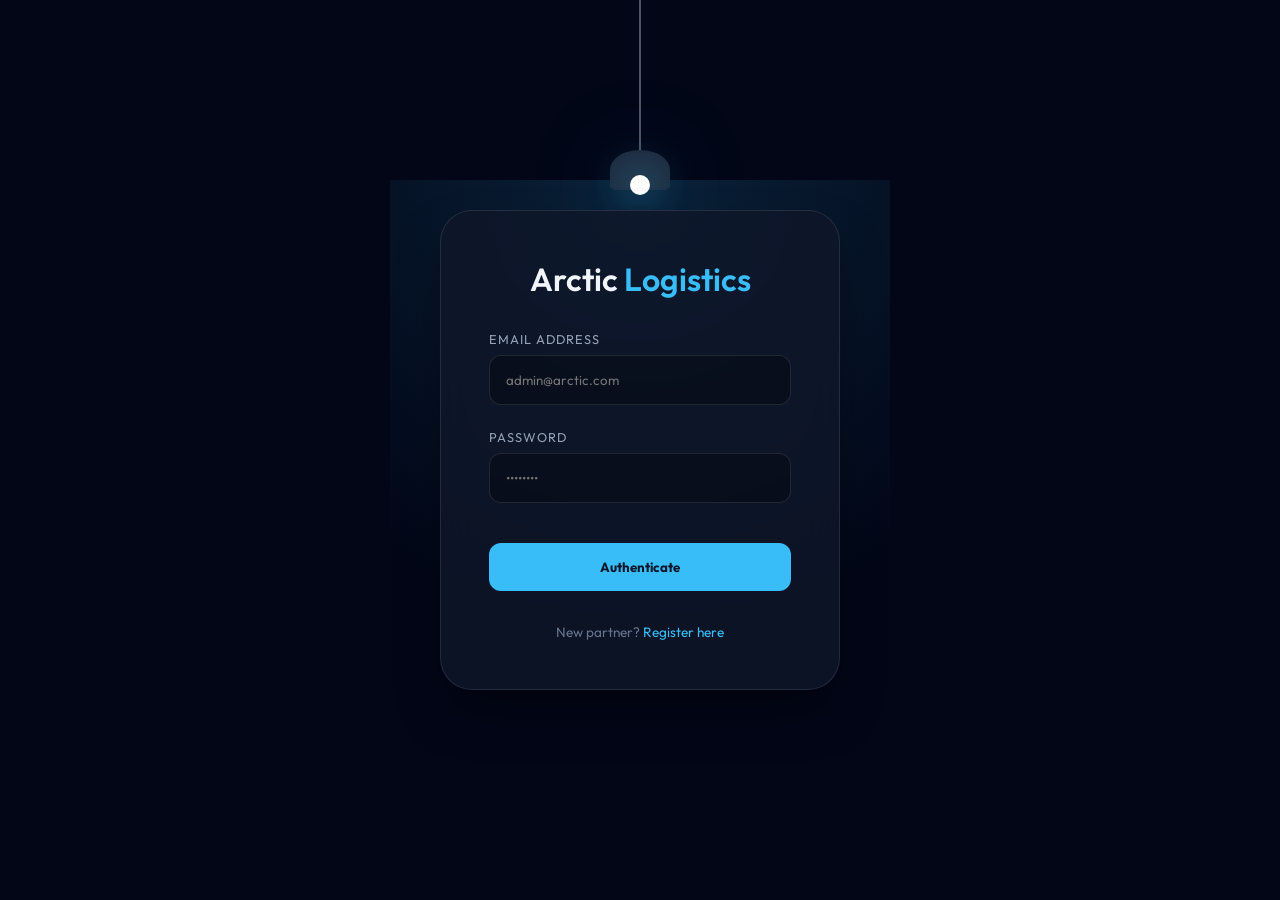
<file: frontend/admin.html>
<!DOCTYPE html>
<html lang="en">
<head>
    <meta charset="UTF-8">
    <meta name="viewport" content="width=device-width, initial-scale=1.0">
    <title>Admin Dashboard | Arctic Logistics</title>
    <link rel="stylesheet" href="style.css">
    <link href="https://fonts.googleapis.com/css2?family=Outfit:wght@300;400;600&display=swap" rel="stylesheet">
    <style>
        .admin-form {
            max-width: 600px;
            margin: 4rem auto;
            padding: 2rem;
            background: var(--frost);
            border: 1px solid var(--frost-border);
            border-radius: 24px;
            backdrop-filter: blur(20px);
        }
        .form-group {
            margin-bottom: 1.5rem;
        }
        .form-group label {
            display: block;
            margin-bottom: 0.5rem;
            color: var(--ice);
            font-size: 0.9rem;
        }
        .form-group input, .form-group textarea {
            width: 100%;
            background: rgba(0,0,0,0.3);
            border: 1px solid var(--frost-border);
            color: white;
            padding: 1rem;
            border-radius: 12px;
            outline: none;
        }
        .stock-grid {
            display: grid;
            grid-template-columns: 1fr 1fr;
            gap: 1rem;
        }
    </style>
</head>
<body>
    <nav>
        <div class="nav-left">
            <div class="logo">ARCTIC <span>ADMIN</span></div>
        </div>
        <div class="hamburger" onclick="toggleMenu()">
            <span></span>
            <span></span>
            <span></span>
        </div>
    </nav>

    <div class="nav-drawer">
        <!-- Injected by nav.js -->
    </div>

    <script src="nav.js"></script>

    <div class="admin-form">
        <h2 style="margin-bottom: 2rem;">Register New Product</h2>
        <form id="product-form">
            <div class="form-group">
                <label>Product Name</label>
                <input type="text" id="name" placeholder="e.g. Frozen Tiger Prawns" required>
            </div>
            <div class="form-group">
                <label>Price per KG ($)</label>
                <input type="number" id="price" step="0.01" placeholder="15.00" required>
            </div>
            <div class="form-group">
                <label>Description</label>
                <textarea id="desc" rows="3" placeholder="Brief description of the product..."></textarea>
            </div>
            <div class="form-group">
                <label>Target Logistics Hubs (Initial Stock)</label>
                <div style="display: grid; grid-template-columns: 1fr 1fr 1fr; gap: 1rem;">
                    <div>
                        <input type="number" id="stock-lagos" placeholder="Lagos KG">
                    </div>
                    <div>
                        <input type="number" id="stock-abuja" placeholder="Abuja KG">
                    </div>
                    <div>
                        <input type="number" id="stock-warri" placeholder="Warri KG">
                    </div>
                </div>
            </div>

            <div class="form-group">
                <label>Section / Category</label>
                <input type="text" id="category" list="category-list" placeholder="e.g. Sea Food, Poultry, Vegetables">
                <datalist id="category-list">
                    <option value="Sea Food">
                    <option value="Poultry">
                    <option value="Vegetables">
                    <option value="Beef & Steaks">
                </datalist>
            </div>

            <div class="form-group" style="display: flex; align-items: center; gap: 1rem;">
                <input type="checkbox" id="is-featured" style="width: auto;">
                <label style="margin-bottom: 0;">Highlight as Featured Product</label>
            </div>

            <div class="form-group">
                <label>Product Media</label>
                <div style="display: grid; grid-template-columns: 1fr 1fr; gap: 1rem;">
                    <div>
                        <input type="file" id="image-upload" accept="image/*" onchange="previewMedia('image')">
                        <p style="font-size: 0.7rem; margin-top: 0.5rem;">Upload Image</p>
                    </div>
                    <div>
                        <input type="file" id="video-upload" accept="video/*" onchange="previewMedia('video')">
                        <p style="font-size: 0.7rem; margin-top: 0.5rem;">Upload Video (Optional)</p>
                    </div>
                </div>
                <div id="media-preview" style="margin-top: 1rem; display: flex; gap: 1rem;"></div>
            </div>
            <button type="submit" class="add-btn" id="submit-btn">Deploy Media-Rich Product</button>
        </form>
    </div>

    <div class="admin-form" style="max-width: 900px;">
        <h2 style="margin-bottom: 2rem;">Manage <span>Inventory</span></h2>
        <div id="inventory-list" style="display: grid; gap: 1rem;">
            <!-- Inventory items loaded here -->
        </div>
    </div>

    <script src="auth.js"></script>
    <script src="nav.js"></script>
    <script>
        checkAuth('admin');

        let uploadedImage = "";
        let uploadedVideo = "";

        async function previewMedia(type) {
            const file = document.getElementById(`${type}-upload`).files[0];
            if (!file) return;

            const formData = new FormData();
            formData.append('file', file);

            const res = await fetch('http://localhost:8000/upload-media', {
                method: 'POST',
                headers: getAuthHeader(),
                body: formData
            });
            const data = await res.json();
            
            const preview = document.getElementById('media-preview');
            if (type === 'image') {
                uploadedImage = data.url;
                preview.innerHTML += `<img src="${data.url}" style="width: 100px; height: 100px; object-fit: cover; border-radius: 8px;">`;
            } else {
                uploadedVideo = data.url;
                preview.innerHTML += `<video src="${data.url}" style="width: 100px; height: 100px; object-fit: cover; border-radius: 8px;" muted autoplay loop></video>`;
            }
        }

        let editModeId = null;

        document.getElementById('product-form').addEventListener('submit', async (e) => {
            e.preventDefault();
            
            const data = {
                product: {
                    name: document.getElementById('name').value,
                    price_per_kg: parseFloat(document.getElementById('price').value),
                    description: document.getElementById('desc').value,
                    category: document.getElementById('category').value || "General",
                    image: uploadedImage || "placeholder.jpg",
                    video: uploadedVideo,
                    is_featured: document.getElementById('is-featured').checked
                },
                initial_stock: {
                    "Lagos": parseFloat(document.getElementById('stock-lagos').value || 0),
                    "Abuja": parseFloat(document.getElementById('stock-abuja').value || 0),
                    "Warri": parseFloat(document.getElementById('stock-warri').value || 0)
                }
            };

            try {
                const url = editModeId ? `http://localhost:8000/edit-product/${editModeId}` : 'http://localhost:8000/add-product';
                const response = await fetch(url, {
                    method: 'POST',
                    headers: { 
                        'Content-Type': 'application/json',
                        ...getAuthHeader()
                    },
                    body: JSON.stringify(data)
                });
                
                if (response.ok) {
                    alert(editModeId ? 'Product updated!' : 'Product deployed!');
                    location.reload();
                }
            } catch (err) {
                alert('Action failed.');
            }
        });

        async function loadInventory() {
            const res = await fetch('http://localhost:8000/products');
            const products = await res.json();
            const list = document.getElementById('inventory-list');
            list.innerHTML = products.map(p => `
                <div style="display: flex; justify-content: space-between; align-items: center; background: rgba(255,255,255,0.05); padding: 1rem; border-radius: 12px; border: 1px solid var(--frost-border);">
                    <div style="display: flex; gap: 1rem; align-items: center;">
                        <img src="${p.image.includes('/') ? p.image : 'assets/'+p.image}" style="width: 50px; height: 50px; object-fit: cover; border-radius: 8px;">
                        <div>
                            <h4 style="margin:0;">${p.name}</h4>
                            <p style="font-size: 0.7rem; color: var(--ice); margin:0;">${p.category} • ₦${p.price_per_kg}/kg</p>
                        </div>
                    </div>
                    <div style="display: flex; gap: 0.5rem;">
                        <button class="add-btn" style="padding: 0.4rem 0.8rem; font-size: 0.7rem;" onclick="startEdit(${JSON.stringify(p).replace(/"/g, '&quot;')})">Edit</button>
                        <button class="add-btn" style="padding: 0.4rem 0.8rem; font-size: 0.7rem; background: #ef4444;" onclick="deleteProduct(${p.id})">Delete</button>
                    </div>
                </div>
            `).join('');
        }

        function startEdit(p) {
            editModeId = p.id;
            document.getElementById('name').value = p.name;
            document.getElementById('price').value = p.price_per_kg;
            document.getElementById('desc').value = p.description;
            document.getElementById('category').value = p.category;
            document.getElementById('is-featured').checked = p.is_featured;
            uploadedImage = p.image;
            uploadedVideo = p.video;
            
            document.getElementById('submit-btn').textContent = "Update Product & Media";
            window.scrollTo({ top: 0, behavior: 'smooth' });
        }

        async function deleteProduct(id) {
            if (!confirm("Are you sure? This cannot be undone.")) return;
            const res = await fetch(`http://localhost:8000/delete-product/${id}`, {
                method: 'POST',
                headers: getAuthHeader()
            });
            if (res.ok) loadInventory();
        }

        loadInventory();
    </script>
</body>
</html>
</file>
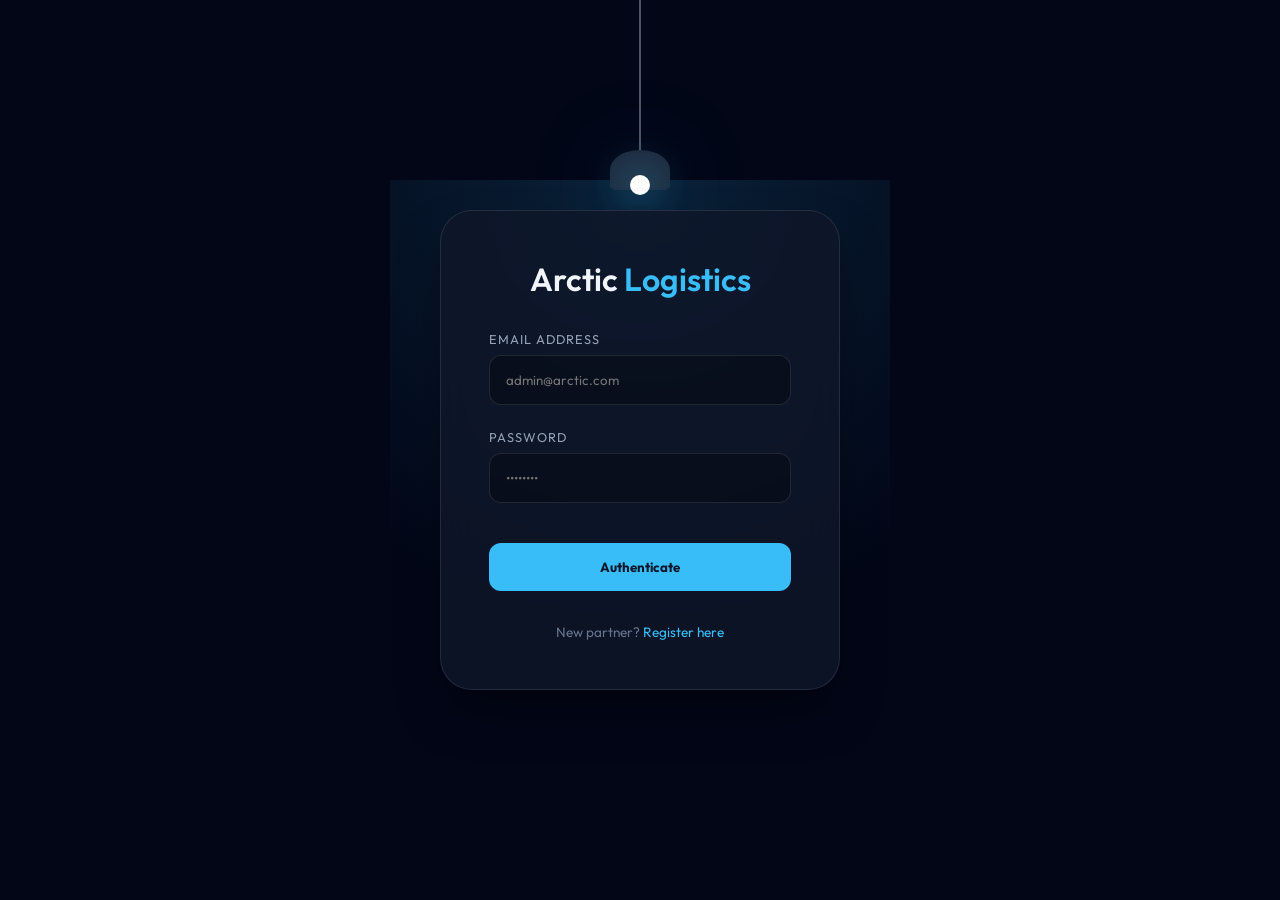
<file: frontend/driver.html>
<!DOCTYPE html>
<html lang="en">
<head>
    <meta charset="UTF-8">
    <meta name="viewport" content="width=device-width, initial-scale=1.0">
    <title>Courier Hub | Arctic Logistics</title>
    <link rel="stylesheet" href="style.css">
    <link href="https://fonts.googleapis.com/css2?family=Outfit:wght@300;400;600&display=swap" rel="stylesheet">
    <style>
        body { padding-top: 100px; }
        .order-card {
            background: var(--frost);
            border: 1px solid var(--frost-border);
            border-radius: 20px;
            padding: 1.5rem;
            margin-bottom: 1rem;
            display: flex;
            justify-content: space-between;
            align-items: center;
        }
        .order-info h3 { margin: 0; font-size: 1.1rem; }
        .order-info p { margin: 5px 0 0; color: var(--ice); font-size: 0.9rem; }
        .action-btn {
            background: var(--ice);
            color: var(--bg);
            border: none;
            padding: 0.6rem 1.2rem;
            border-radius: 50px;
            font-weight: 600;
            cursor: pointer;
        }
        .status-badge {
            background: rgba(56, 189, 248, 0.1);
            color: var(--ice);
            padding: 0.3rem 0.8rem;
            border-radius: 50px;
            font-size: 0.7rem;
            text-transform: uppercase;
        }
    </style>
</head>
<body>
    <script src="auth.js"></script>
    <script src="nav.js"></script>
    
    <nav>
        <div class="nav-left">
            <div class="logo">ARCTIC <span>COURIER</span></div>
        </div>
        <div class="hamburger" onclick="toggleMenu()">
            <span></span><span></span><span></span>
        </div>
    </nav>

    <div class="nav-drawer">
        <a href="/"><span>01</span> ❄️ Storefront</a>
        <a href="/driver.html"><span>02</span> 🚲 Courier Hub</a>
        <a href="/login.html" onclick="logout()"><span>05</span> 🔒 Logout</a>
    </div>

    <div style="max-width: 600px; margin: 0 auto; padding: 1rem;">
        <!-- Online/Offline Panel -->
        <div style="display: flex; justify-content: space-between; align-items: center; margin-bottom: 2rem;">
            <div class="status-toggle-container">
                <span id="online-status-label" style="font-weight: 600; color: #94a3b8;">OFFLINE</span>
                <label class="toggle-switch">
                    <input type="checkbox" id="status-toggle" onchange="toggleOnlineStatus()">
                    <span class="slider"></span>
                </label>
            </div>
            
            <div style="font-size: 0.8rem; color: var(--ice);">
                Rider: <span id="rider-id-display" style="font-weight: bold; color: white;">...</span>
            </div>
        </div>

        <!-- Rider Wallet Widget -->
        <div class="wallet-card">
            <h4 style="margin: 0; text-transform: uppercase; color: #94a3b8; font-size: 0.8rem; letter-spacing: 1px;">Wallet Balance</h4>
            <div class="wallet-balance" id="wallet-balance">₦0.00</div>
            <div class="wallet-stats">
                <div>Trips Completed: <span id="trips-completed" style="color: white; font-weight: bold;">0</span></div>
                <button onclick="cashoutWallet()" class="action-btn" style="padding: 0.4rem 1rem; font-size: 0.75rem; background: var(--ice); color: var(--bg);">Withdraw</button>
            </div>
        </div>

        <h1 style="font-size: 1.8rem; margin-bottom: 1rem;">Available <span>Deliveries</span></h1>
        <div id="available-list"></div>

        <h1 style="font-size: 1.8rem; margin-top: 3rem; margin-bottom: 1rem;">Your <span>Active Runs</span></h1>
        <div id="active-list"></div>
    </div>

    <script>
        checkAuth('delivery_provider');

        let isOnline = false;

        async function fetchProfile() {
            try {
                const res = await fetch('http://localhost:8000/courier/profile', { headers: getAuthHeader() });
                const data = await res.json();
                
                document.getElementById('wallet-balance').textContent = `₦${data.wallet_balance.toLocaleString(undefined, {minimumFractionDigits: 2, maximumFractionDigits: 2})}`;
                document.getElementById('trips-completed').textContent = data.completed_runs;
                document.getElementById('rider-id-display').textContent = data.fullname || data.email;
                
                isOnline = data.is_online;
                const toggle = document.getElementById('status-toggle');
                toggle.checked = isOnline;
                
                const label = document.getElementById('online-status-label');
                label.textContent = isOnline ? "ONLINE" : "OFFLINE";
                label.style.color = isOnline ? "#10b981" : "#94a3b8";
                
                fetchDeliveries();
            } catch (err) {
                console.error("Profile sync failed", err);
            }
        }

        async function toggleOnlineStatus() {
            try {
                const res = await fetch('http://localhost:8000/courier/toggle-status', {
                    method: 'POST',
                    headers: getAuthHeader()
                });
                const data = await res.json();
                fetchProfile();
            } catch (err) {
                alert("Failed to toggle online status.");
            }
        }

        function cashoutWallet() {
            alert("Funds transferred successfully to your bank account! 💸");
        }

        async function fetchDeliveries() {
            const list = document.getElementById('available-list');
            if (!isOnline) {
                list.innerHTML = '<p style="color: #64748b; font-style: italic;">You must be ONLINE to see available deliveries.</p>';
                return;
            }
            try {
                const res = await fetch('http://localhost:8000/deliveries/available', { headers: getAuthHeader() });
                const orders = await res.json();
                renderAvailable(orders);
            } catch (err) { console.error(err); }
        }

        function renderAvailable(orders) {
            const list = document.getElementById('available-list');
            if (orders.length === 0) { list.innerHTML = '<p style="color: #666;">No available orders in your city right now.</p>'; return; }
            
            list.innerHTML = orders.map(o => `
                <div class="order-card">
                    <div class="order-info">
                        <h3>Order #${o.id}</h3>
                        <p>${o.city} Hub • ${o.items.length} Items • Payout: ₦${o.payout_amount.toLocaleString()}</p>
                    </div>
                    <button class="action-btn" onclick="claimOrder(${o.id})">Claim Run</button>
                </div>
            `).join('');
        }

        async function claimOrder(id) {
            const res = await fetch(`http://localhost:8000/deliveries/claim/${id}`, { 
                method: 'POST', 
                headers: getAuthHeader() 
            });
            if (res.ok) { 
                alert('Order claimed! Head to the warehouse.'); 
                fetchDeliveries(); 
                fetchActive(); 
            } else {
                const data = await res.json();
                alert(data.detail || 'Could not claim order');
            }
        }

        async function fetchActive() {
            const res = await fetch('http://localhost:8000/paid-orders', { headers: getAuthHeader() });
            const orders = await res.json();
            const activeList = document.getElementById('active-list');
            
            const myOrders = orders.filter(o => o.status !== 'delivered' && o.status !== 'rejected'); 

            if (myOrders.length === 0) {
                activeList.innerHTML = '<p style="color: #666;">No active runs. Claim an order to begin.</p>';
                return;
            }

            activeList.innerHTML = myOrders.map(o => `
                <div class="order-card" style="flex-direction: column; align-items: flex-start; gap: 1rem;">
                    <div style="width: 100%; display: flex; justify-content: space-between; align-items: center;">
                        <div class="order-info">
                            <h3>${o.customer_name}</h3>
                            <p>${o.city} • Payout: ₦${o.payout_amount.toLocaleString()}</p>
                        </div>
                        <span class="status-badge ${o.status}">${o.status}</span>
                    </div>
                    
                    <div style="width: 100%; display: flex; gap: 0.5rem;">
                        ${o.status === 'claimed' ? `
                            <div style="width: 100%;">
                                <input type="file" id="proof-${o.id}" style="display:none" onchange="handleProof(${o.id}, 'in_transit')">
                                <button class="action-btn" style="width: 100%;" onclick="document.getElementById('proof-${o.id}').click()">📸 Take Pickup Photo</button>
                                <p style="font-size: 0.7rem; color: #94a3b8; margin-top: 5px;">* Visual Proof required to start transit</p>
                            </div>
                        ` : ''}
                        
                        ${o.status === 'in_transit' ? `
                            <div style="width: 100%; display: flex; flex-direction: column; gap: 0.8rem;">
                                <input type="text" id="pin-${o.id}" placeholder="Enter 4-Digit Customer PIN" maxlength="4" style="background: rgba(0,0,0,0.3); border: 1px solid var(--frost-border); color: white; padding: 0.8rem; border-radius: 8px; text-align: center; font-size: 1.2rem; letter-spacing: 0.2rem;">
                                <input type="file" id="proof-${o.id}" style="display:none">
                                <button class="action-btn" style="width: 100%; background: #10b981;" onclick="submitDeliveryPIN(${o.id})">✅ Complete Delivery (PIN + Photo)</button>
                            </div>
                        ` : ''}
                    </div>
                </div>
            `).join('');
        }

        async function submitDeliveryPIN(id) {
            const pinInput = document.getElementById(`pin-${id}`);
            const pin = pinInput.value.trim();
            if (pin.length !== 4) {
                alert("Please enter a valid 4-digit Delivery PIN.");
                return;
            }
            
            const fileInput = document.getElementById(`proof-${id}`);
            fileInput.onchange = async () => {
                if (!fileInput.files[0]) return;
                
                const btn = document.querySelector(`button[onclick="submitDeliveryPIN(${id})"]`);
                const originalText = btn.textContent;
                btn.disabled = true;
                btn.textContent = "Verifying PIN...";

                const formData = new FormData();
                formData.append('file', fileInput.files[0]);

                try {
                    const uploadRes = await fetch('http://localhost:8000/upload-media', {
                        method: 'POST',
                        body: formData
                    });
                    const uploadData = await uploadRes.json();
                    
                    const completeRes = await fetch(`http://localhost:8000/deliveries/complete/${id}`, {
                        method: 'POST',
                        headers: { 
                            'Content-Type': 'application/json',
                            ...getAuthHeader()
                        },
                        body: JSON.stringify({ delivery_pin: pin, proof: uploadData.url })
                    });
                    const completeData = await completeRes.json();
                    
                    if (completeRes.ok) {
                        alert("Fulfillment completed! PIN verified and wallet credited.");
                        fetchProfile();
                        fetchActive();
                    } else {
                        alert(completeData.detail || "Incorrect Delivery PIN. Please confirm with the customer.");
                        btn.disabled = false;
                        btn.textContent = originalText;
                    }
                } catch (err) {
                    alert("Verification connection error.");
                    btn.disabled = false;
                    btn.textContent = originalText;
                }
            };
            fileInput.click();
        }

        async function handleProof(id, nextStatus) {
            const fileInput = document.getElementById(`proof-${id}`);
            if (!fileInput.files[0]) return;

            const formData = new FormData();
            formData.append('file', fileInput.files[0]);

            try {
                const uploadRes = await fetch('http://localhost:8000/upload-media', {
                    method: 'POST',
                    body: formData
                });
                const uploadData = await uploadRes.json();
                
                await updateStatus(id, nextStatus, uploadData.url);
            } catch (err) {
                alert("Proof upload failed. Please check connection.");
            }
        }

        async function updateStatus(id, status, proofUrl = null) {
            let url = `http://localhost:8000/deliveries/update-status/${id}?status=${status}`;
            if (proofUrl) url += `&proof=${encodeURIComponent(proofUrl)}`;

            const res = await fetch(url, { 
                method: 'POST', 
                headers: getAuthHeader() 
            });
            if (res.ok) { fetchActive(); fetchDeliveries(); }
        }

        fetchProfile();
        fetchActive();
    </script>
</body>
</html>
</file>
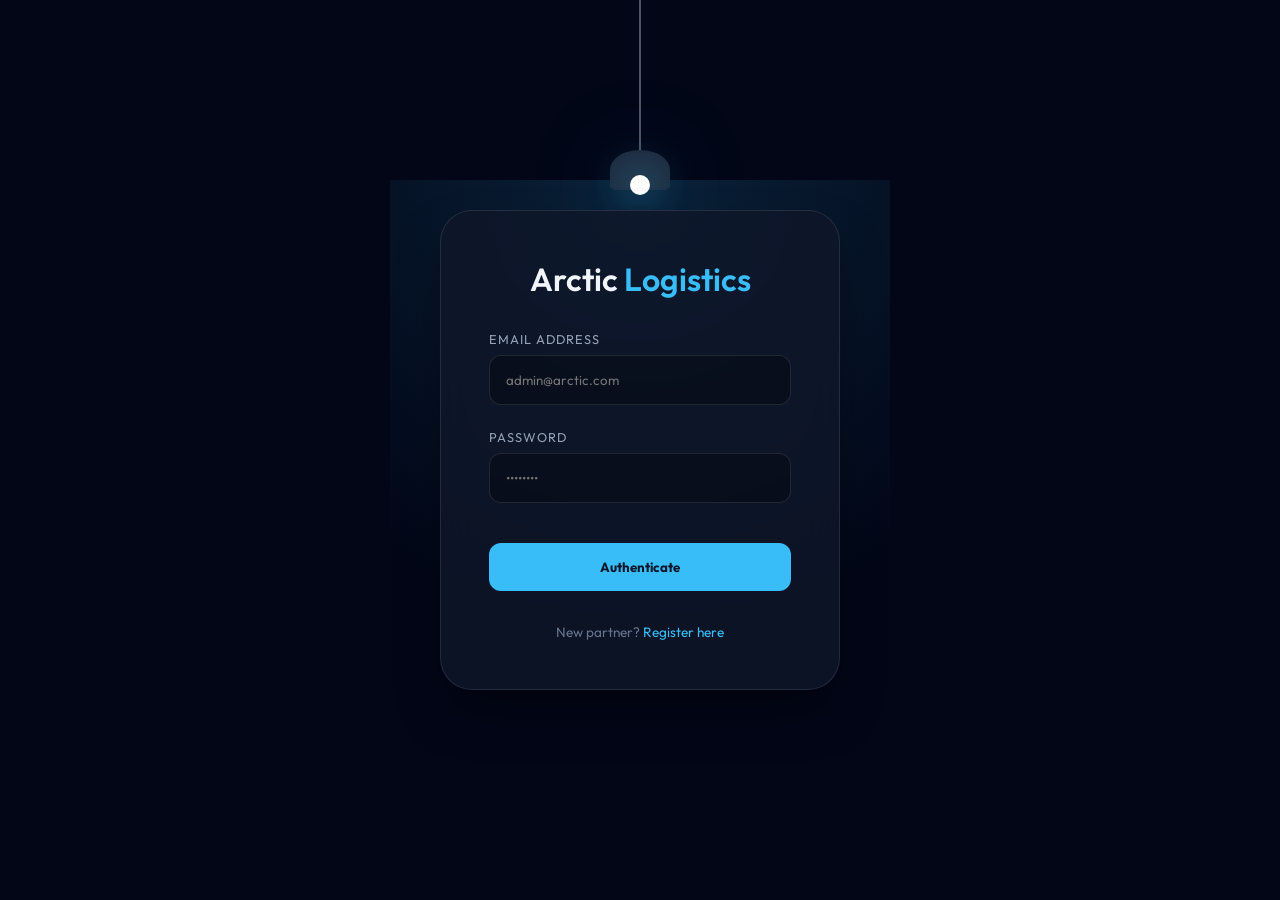
<file: frontend/login.html>
<!DOCTYPE html>
<html lang="en">
<head>
    <meta charset="UTF-8">
    <meta name="viewport" content="width=device-width, initial-scale=1.0">
    <title>Secure Access | Arctic Logistics</title>
    <link rel="stylesheet" href="style.css">
    <link href="https://fonts.googleapis.com/css2?family=Outfit:wght@300;400;600&display=swap" rel="stylesheet">
    <style>
        body {
            background: #020617;
            height: 100vh;
            display: flex;
            align-items: center;
            justify-content: center;
            overflow: hidden;
            perspective: 1000px;
        }

        /* --- Lamp Aesthetic --- */
        .lamp-container {
            position: absolute;
            top: 0;
            left: 50%;
            transform: translateX(-50%);
            z-index: 10;
            display: flex;
            flex-direction: column;
            align-items: center;
        }

        .lamp-cord {
            width: 2px;
            height: 150px;
            background: #475569;
        }

        .lamp-shade {
            width: 60px;
            height: 40px;
            background: #1e293b;
            border-radius: 50% 50% 10% 10%;
            position: relative;
        }

        .lamp-bulb {
            width: 20px;
            height: 20px;
            background: #fff;
            border-radius: 50%;
            position: absolute;
            bottom: -5px;
            left: 50%;
            transform: translateX(-50%);
            box-shadow: 0 0 40px #38bdf8, 0 0 100px #38bdf8;
            animation: flicker 4s infinite;
        }

        .light-cone {
            position: absolute;
            top: 180px;
            left: 50%;
            transform: translateX(-50%);
            width: 500px;
            height: 600px;
            background: radial-gradient(circle at top, rgba(56, 189, 248, 0.15), transparent 70%);
            pointer-events: none;
            z-index: 5;
        }

        @keyframes flicker {
            0%, 100% { opacity: 1; }
            50% { opacity: 0.9; }
            52% { opacity: 1; }
            54% { opacity: 0.8; }
            56% { opacity: 1; }
        }

        .login-box {
            width: 400px;
            padding: 3rem;
            background: rgba(15, 23, 42, 0.8);
            backdrop-filter: blur(20px);
            border: 1px solid rgba(255, 255, 255, 0.1);
            border-radius: 32px;
            box-shadow: 0 25px 50px -12px rgba(0, 0, 0, 0.5);
            z-index: 20;
            position: relative;
            transform-style: preserve-3d;
        }

        .login-box h2 {
            font-size: 2rem;
            text-align: center;
            margin-bottom: 2rem;
            font-weight: 600;
        }

        .login-box h2 span { color: var(--ice); }

        .input-group {
            margin-bottom: 1.5rem;
        }

        .input-group label {
            display: block;
            margin-bottom: 0.5rem;
            font-size: 0.8rem;
            color: #94a3b8;
            text-transform: uppercase;
            letter-spacing: 1px;
        }

        .input-group input {
            width: 100%;
            background: rgba(0, 0, 0, 0.3);
            border: 1px solid rgba(255, 255, 255, 0.1);
            color: white;
            padding: 1rem;
            border-radius: 12px;
            outline: none;
            transition: 0.3s;
        }

        .input-group input:focus {
            border-color: var(--ice);
            box-shadow: 0 0 15px rgba(56, 189, 248, 0.2);
        }

        .login-btn {
            width: 100%;
            padding: 1rem;
            background: var(--ice);
            color: #0f172a;
            border: none;
            border-radius: 12px;
            font-weight: 700;
            cursor: pointer;
            transition: 0.3s;
            margin-top: 1rem;
        }

        .login-btn:hover {
            transform: translateY(-2px);
            box-shadow: 0 10px 30px rgba(56, 189, 248, 0.4);
        }

        #error-msg {
            color: #f87171;
            font-size: 0.85rem;
            text-align: center;
            margin-top: 1.5rem;
            display: none;
        }
    </style>
</head>
<body>
    <div class="lamp-container">
        <div class="lamp-cord"></div>
        <div class="lamp-shade">
            <div class="lamp-bulb"></div>
        </div>
    </div>
    <div class="light-cone"></div>

    <div class="login-box">
        <h2>Arctic <span>Logistics</span></h2>
        <form id="login-form">
            <div class="input-group">
                <label>Email Address</label>
                <input type="email" id="email" placeholder="admin@arctic.com" required>
            </div>
            <div class="input-group">
                <label>Password</label>
                <input type="password" id="password" placeholder="••••••••" required>
            </div>
            <button type="submit" class="login-btn">Authenticate</button>
        </form>
        <p id="error-msg"></p>
        <p style="text-align: center; margin-top: 2rem; font-size: 0.85rem; color: #64748b;">
            New partner? <a href="register.html" style="color: var(--ice); text-decoration: none;">Register here</a>
        </p>
    </div>

    <script>
        document.getElementById('login-form').addEventListener('submit', async (e) => {
            e.preventDefault();
            const email = document.getElementById('email').value;
            const password = document.getElementById('password').value;

            // Use URLSearchParams for application/x-www-form-urlencoded (standard for OAuth2)
            const params = new URLSearchParams();
            params.append('username', email);
            params.append('password', password);

            try {
                // Ensure no trailing slash on /token
                const response = await fetch('http://localhost:8000/token', {
                    method: 'POST',
                    headers: { 'Content-Type': 'application/x-www-form-urlencoded' },
                    body: params
                });

                if (response.ok) {
                    const data = await response.json();
                    localStorage.setItem('arctic_token', data.access_token);
                    localStorage.setItem('arctic_role', data.role);
                    
                    if (data.role === 'admin') window.location.href = 'dashboard.html';
                    else if (data.role === 'delivery_provider') window.location.href = 'driver.html';
                    else window.location.href = 'index.html';
                } else {
                    const err = await response.json();
                    const msg = document.getElementById('error-msg');
                    msg.textContent = err.detail || 'Access Denied';
                    msg.style.display = 'block';
                }
            } catch (err) {
                alert('Connection refused. Is the Python backend running?');
            }
        });
    </script>
</body>
</html>
</file>
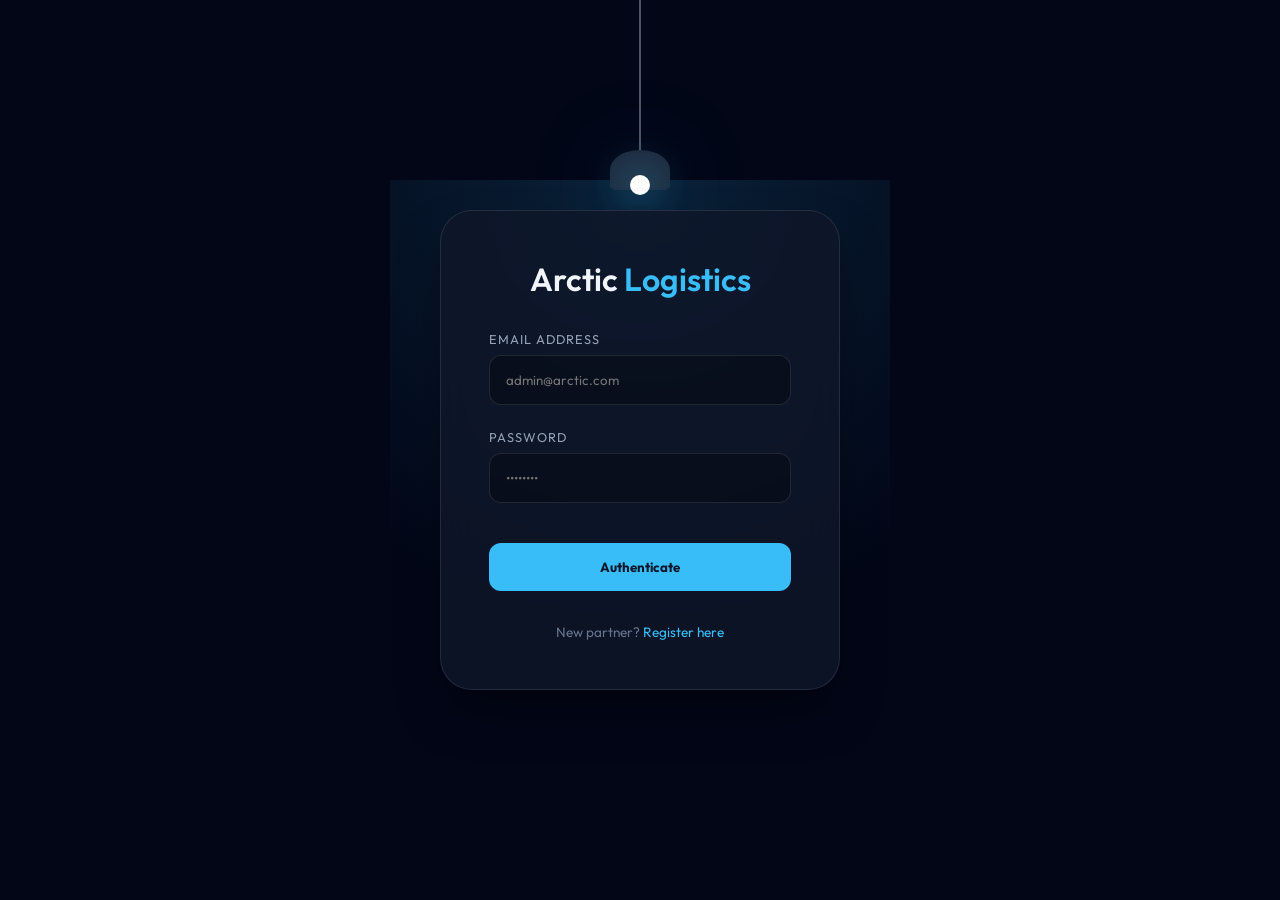
<file: frontend/monitor.html>
<!DOCTYPE html>
<html lang="en">
<head>
    <meta charset="UTF-8">
    <meta name="viewport" content="width=device-width, initial-scale=1.0">
    <title>Dispatch Monitor | Arctic Logistics</title>
    <link rel="stylesheet" href="style.css">
    <link href="https://fonts.googleapis.com/css2?family=Outfit:wght@300;400;600&display=swap" rel="stylesheet">
    <style>
        body { background: #020617; padding-top: 100px; }
        .monitor-header {
            display: flex;
            justify-content: space-between;
            align-items: center;
            padding: 2rem 5%;
            background: rgba(15, 23, 42, 0.8);
            border-bottom: 1px solid var(--frost-border);
        }
        .status-badge {
            padding: 0.5rem 1rem;
            border-radius: 50px;
            font-size: 0.8rem;
            background: #10b981;
            color: white;
            animation: pulse 2s infinite;
        }
        @keyframes pulse {
            0% { opacity: 1; }
            50% { opacity: 0.5; }
            100% { opacity: 1; }
        }
        .order-table {
            width: 90%;
            margin: 2rem auto;
            border-collapse: collapse;
        }
        .order-table th {
            text-align: left;
            padding: 1rem;
            color: var(--ice);
            border-bottom: 2px solid var(--frost-border);
        }
        .order-table td {
            padding: 1.5rem 1rem;
            border-bottom: 1px solid var(--frost-border);
        }
        .kg-highlite {
            font-weight: 600;
            color: var(--ice);
            font-size: 1.2rem;
        }
        .hub-tag {
            padding: 0.3rem 0.8rem;
            border-radius: 4px;
            background: #1e293b;
            font-size: 0.8rem;
        }
    </style>
</head>
<body>
    <nav>
        <div class="nav-left">
            <div class="logo">ARCTIC <span>LOGISTICS</span></div>
        </div>
        <div class="hamburger" onclick="toggleMenu()">
            <span></span>
            <span></span>
            <span></span>
        </div>
    </nav>

    <div class="nav-drawer">
        <a href="/"><span>01</span> ❄️ Storefront</a>
        <a href="/admin.html"><span>02</span> 🛠️ Admin Panel</a>
        <a href="/monitor.html"><span>03</span> 🚛 Dispatch Monitor</a>
        <a href="/seller.html"><span>04</span> 🏢 Sub-Seller Portal</a>
    </div>

    <script src="nav.js"></script>

    <div style="padding: 2rem 5%;">
        <h2 style="margin-bottom: 1.5rem;">Infrastructure <span>Protection</span></h2>
        <div id="hub-health" style="display: grid; grid-template-columns: repeat(auto-fit, minmax(250px, 1fr)); gap: 1.5rem; margin-bottom: 3rem;">
            <!-- Hub Health Cards -->
        </div>

        <h2 style="margin-bottom: 1.5rem;">Active <span>Operations</span></h2>
        <table class="order-table" style="width: 100%; margin: 0;">
        <thead>
            <tr>
                <th>Time</th>
                <th>Customer</th>
                <th>City Hub</th>
                <th>Items & Weight</th>
                <th>Payment Status</th>
                <th>Action</th>
            </tr>
        </thead>
        <tbody id="order-feed">
            <!-- Orders injected here -->
        </tbody>
    </table>

    <script src="auth.js"></script>
    <script src="nav.js"></script>

    <script>
        // Production Check
        checkAuth('admin');

        async function fetchHubHealth() {
            const cities = ['Lagos', 'Abuja', 'Warri'];
            const container = document.getElementById('hub-health');
            let html = '';

            for (const city of cities) {
                try {
                    const res = await fetch(`http://localhost:8000/hub/telemetry/${city}`);
                    const data = await res.json();
                    html += `
                        <div class="courier-card" style="margin:0; padding: 1.5rem; background: rgba(15, 23, 42, 0.6); border: 1px solid ${data.current_temp > -20 ? '#ef4444' : 'var(--frost-border)'};">
                            <div style="display: flex; justify-content: space-between;">
                                <h3 style="margin:0;">${city} Hub</h3>
                                <span style="color: #10b981; font-size: 0.7rem;">● ONLINE</span>
                            </div>
                            <h2 style="font-size: 2rem; margin: 1rem 0; color: ${data.current_temp > -20 ? '#ef4444' : 'var(--ice)'};">${data.current_temp.toFixed(1)}°C</h2>
                            <p style="font-size: 0.7rem; color: #94a3b8;">Status: ${data.status}</p>
                            <div style="height: 4px; background: #1e293b; border-radius: 2px; margin-top: 10px;">
                                <div style="width: 90%; height: 100%; background: #10b981; border-radius: 2px;"></div>
                            </div>
                        </div>
                    `;
                } catch (e) { console.error(e); }
            }
            container.innerHTML = html;
        }

        async function fetchOrders() {
            try {
                const res = await fetch('http://localhost:8000/paid-orders', { headers: getAuthHeader() });
                const orders = await res.json();
                renderOrders(orders);
            } catch (err) {
                console.error("Failed to fetch orders", err);
            }
        }

        async function acceptOrder(orderId) {
            const duration = prompt("Enter preparation duration in minutes:", "15");
            if (duration === null) return;
            const parsed = parseInt(duration);
            if (isNaN(parsed) || parsed <= 0) {
                alert("Invalid duration entered.");
                return;
            }
            try {
                const res = await fetch(`http://localhost:8000/orders/${orderId}/accept`, {
                    method: 'PUT',
                    headers: { 'Content-Type': 'application/json', ...getAuthHeader() },
                    body: JSON.stringify({ preparation_duration: parsed })
                });
                if (res.ok) fetchOrders();
            } catch (e) { console.error(e); }
        }

        async function rejectOrder(orderId) {
            const reason = prompt("Enter reason for rejection:", "Out of stock");
            if (reason === null) return;
            try {
                const res = await fetch(`http://localhost:8000/orders/${orderId}/reject`, {
                    method: 'PUT',
                    headers: { 'Content-Type': 'application/json', ...getAuthHeader() },
                    body: JSON.stringify({ reason: reason })
                });
                if (res.ok) fetchOrders();
            } catch (e) { console.error(e); }
        }

        async function readyOrder(orderId) {
            if (!confirm("Is this order packed and ready for pickup?")) return;
            try {
                const res = await fetch(`http://localhost:8000/orders/${orderId}/ready`, {
                    method: 'PUT',
                    headers: getAuthHeader()
                });
                if (res.ok) fetchOrders();
            } catch (e) { console.error(e); }
        }

        function renderOrders(orders) {
            const feed = document.getElementById('order-feed');
            feed.innerHTML = '';
            
            if (orders.length === 0) {
                feed.innerHTML = '<tr><td colspan="6" style="text-align:center; padding: 4rem;">Waiting for incoming paid orders...</td></tr>';
                return;
            }

            orders.reverse().forEach(order => {
                const row = document.createElement('tr');
                const items = typeof order.items === 'string' ? JSON.parse(order.items) : order.items;
                const itemSummary = items.map(i => `${i.kg}kg Product#${i.product_id}`).join(', ');
                
                const slipData = new URLSearchParams({
                    name: order.customer_name,
                    city: order.city,
                    tx: order.tx_ref,
                    items: JSON.stringify(items)
                }).toString();

                let actionButtonsHTML = '';
                if (order.status === 'received') {
                    actionButtonsHTML = `
                        <button class="add-btn" style="margin:0; padding: 0.4rem 0.8rem; font-size:0.75rem; background: #10b981; color: white;" onclick="acceptOrder(${order.id})">Accept</button>
                        <button class="add-btn" style="margin:0; padding: 0.4rem 0.8rem; font-size:0.75rem; background: #ef4444; color: white;" onclick="rejectOrder(${order.id})">Reject</button>
                    `;
                } else if (order.status === 'preparing') {
                    actionButtonsHTML = `
                        <button class="add-btn" style="margin:0; padding: 0.4rem 0.8rem; font-size:0.75rem; background: #f59e0b; color: white;" onclick="readyOrder(${order.id})">Mark Ready</button>
                    `;
                } else {
                    actionButtonsHTML = `
                        <button class="add-btn" style="margin:0; padding: 0.4rem 0.8rem; font-size:0.75rem;" onclick="window.open('packing_slip.html?${slipData}', '_blank')">Generate Slip</button>
                    `;
                }

                row.innerHTML = `
                    <td>${new Date().toLocaleTimeString()}</td>
                    <td>${order.customer_name}</td>
                    <td><span class="hub-tag">${order.city}</span></td>
                    <td class="kg-highlite">${itemSummary}</td>
                    <td>
                        <span class="status-badge ${order.status}">${order.status.toUpperCase()}</span>
                        ${order.preparation_duration ? `<br><small style="color: #f59e0b;">Prep Time: ${order.preparation_duration}m</small>` : ''}
                        ${order.rejection_reason ? `<br><small style="color: #ef4444;">Reason: ${order.rejection_reason}</small>` : ''}
                        ${order.courier_id ? `<br><small style="color: #94a3b8;">Driver ID: ${order.courier_id}</small>` : ''}
                    </td>
                    <td>
                        <div style="display: flex; gap: 0.2rem;">
                            ${actionButtonsHTML}
                        </div>
                    </td>
                `;
                feed.appendChild(row);
            });
        }

        // Auto-refresh every 5 seconds
        setInterval(() => { fetchOrders(); fetchHubHealth(); }, 5000);
        fetchOrders();
        fetchHubHealth();
    </script>
</body>
</html>
</file>
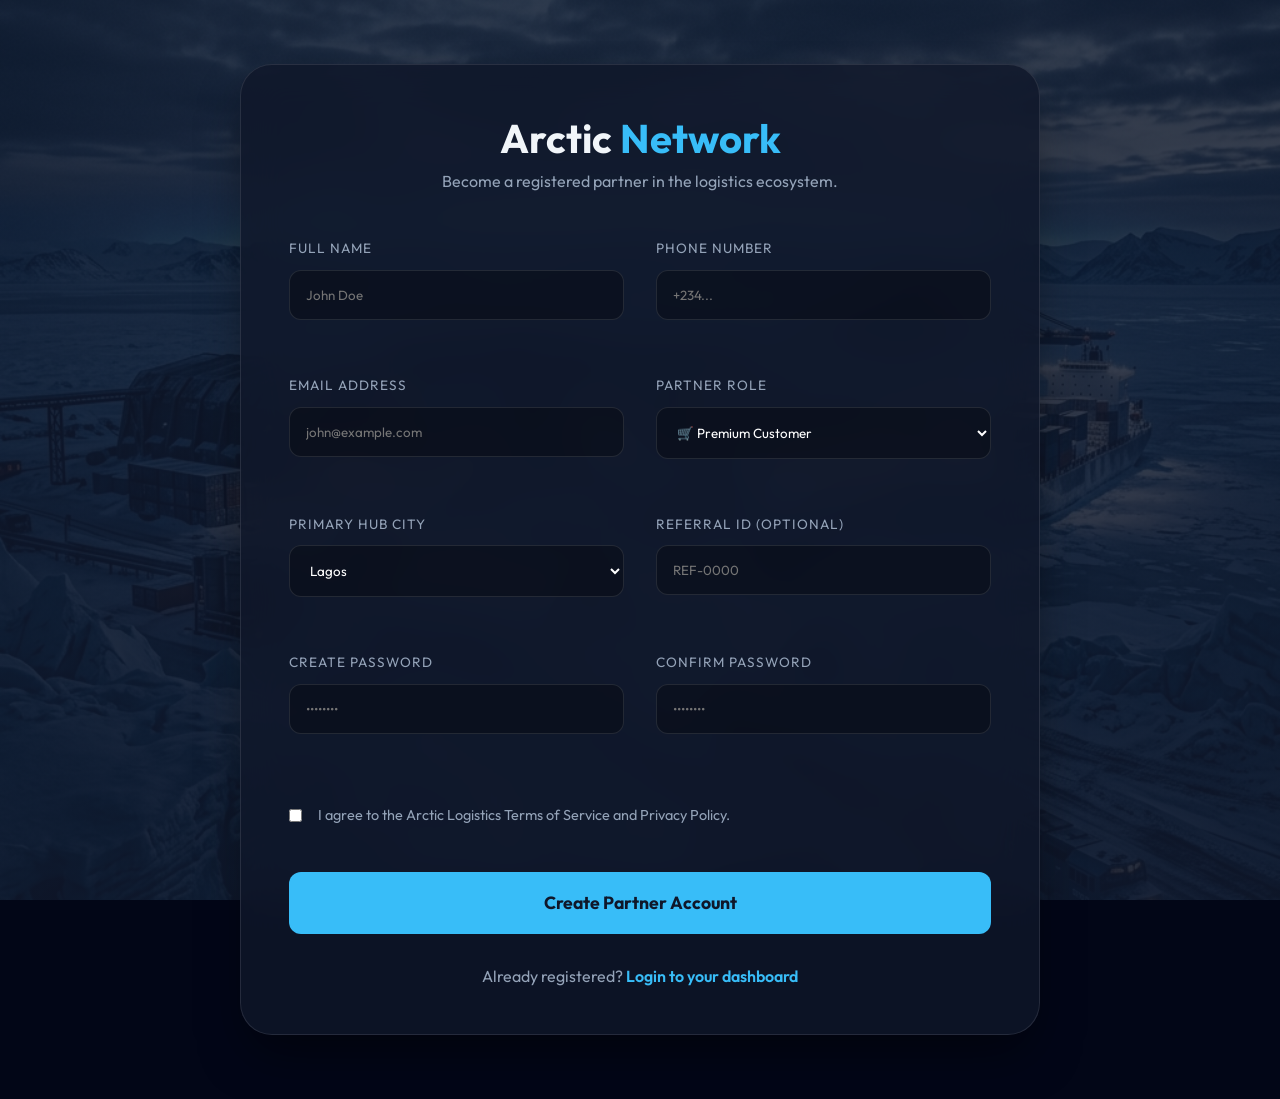
<file: frontend/register.html>
<!DOCTYPE html>
<html lang="en">
<head>
    <meta charset="UTF-8">
    <meta name="viewport" content="width=device-width, initial-scale=1.0">
    <title>Join the Network | Arctic Logistics</title>
    <link rel="stylesheet" href="style.css">
    <link href="https://fonts.googleapis.com/css2?family=Outfit:wght@300;400;600&display=swap" rel="stylesheet">
    <style>
        body {
            background: #020617;
            padding: 4rem 1rem;
        }

        .reg-container {
            max-width: 800px;
            margin: 0 auto;
            background: rgba(15, 23, 42, 0.8);
            backdrop-filter: blur(20px);
            border: 1px solid rgba(255, 255, 255, 0.1);
            border-radius: 32px;
            padding: 3rem;
            box-shadow: 0 25px 50px -12px rgba(0, 0, 0, 0.5);
        }

        .reg-header {
            text-align: center;
            margin-bottom: 3rem;
        }

        .reg-header h1 { font-size: 2.5rem; margin-bottom: 0.5rem; }
        .reg-header h1 span { color: var(--ice); }
        .reg-header p { color: #94a3b8; }

        .form-grid {
            display: grid;
            grid-template-columns: 1fr 1fr;
            gap: 2rem;
        }

        .input-group { margin-bottom: 1.5rem; }
        .input-group.full { grid-column: span 2; }

        .input-group label {
            display: block;
            margin-bottom: 0.8rem;
            font-size: 0.85rem;
            color: #94a3b8;
            text-transform: uppercase;
            letter-spacing: 1px;
        }

        .input-group input, .input-group select {
            width: 100%;
            background: rgba(0, 0, 0, 0.3);
            border: 1px solid rgba(255, 255, 255, 0.1);
            color: white;
            padding: 1rem;
            border-radius: 12px;
            outline: none;
            transition: 0.3s;
        }

        .input-group input:focus, .input-group select:focus {
            border-color: var(--ice);
            box-shadow: 0 0 15px rgba(56, 189, 248, 0.2);
        }

        .terms-row {
            grid-column: span 2;
            display: flex;
            align-items: center;
            gap: 1rem;
            color: #94a3b8;
            font-size: 0.9rem;
            margin: 1rem 0;
        }

        .terms-row input { width: auto; }

        .reg-btn {
            grid-column: span 2;
            padding: 1.2rem;
            background: var(--ice);
            color: #0f172a;
            border: none;
            border-radius: 12px;
            font-weight: 700;
            font-size: 1.1rem;
            cursor: pointer;
            transition: 0.3s;
        }

        .reg-btn:hover {
            transform: translateY(-2px);
            box-shadow: 0 15px 35px rgba(56, 189, 248, 0.4);
        }

        .footer-link {
            text-align: center;
            margin-top: 2rem;
            color: #94a3b8;
        }

        .footer-link a { color: var(--ice); text-decoration: none; font-weight: 600; }
    </style>
</head>
<body>
    <div class="glass-bg"></div>

    <div class="reg-container">
        <div class="reg-header">
            <h1>Arctic <span>Network</span></h1>
            <p>Become a registered partner in the logistics ecosystem.</p>
        </div>

        <form id="reg-form" class="form-grid">
            <div class="input-group">
                <label>Full Name</label>
                <input type="text" id="fullname" placeholder="John Doe" required>
            </div>
            <div class="input-group">
                <label>Phone Number</label>
                <input type="tel" id="phone" placeholder="+234..." required>
            </div>
            
            <div class="input-group">
                <label>Email Address</label>
                <input type="email" id="email" placeholder="john@example.com" required>
            </div>
            <div class="input-group">
                <label>Partner Role</label>
                <select id="role" required>
                    <option value="customer">🛒 Premium Customer</option>
                    <option value="delivery_provider">🚲 Delivery Provider</option>
                    <option value="seller">🏢 Sub-Seller Hub</option>
                </select>
            </div>

            <div class="input-group">
                <label>Primary Hub City</label>
                <select id="city" required>
                    <option value="Lagos">Lagos</option>
                    <option value="Abuja">Abuja</option>
                    <option value="Warri">Warri</option>
                </select>
            </div>
            <div class="input-group">
                <label>Referral ID (Optional)</label>
                <input type="text" id="referral" placeholder="REF-0000">
            </div>

            <div class="input-group">
                <label>Create Password</label>
                <input type="password" id="password" placeholder="••••••••" required>
            </div>
            <div class="input-group">
                <label>Confirm Password</label>
                <input type="password" id="confirm-password" placeholder="••••••••" required>
            </div>

            <div class="terms-row">
                <input type="checkbox" required>
                <span>I agree to the Arctic Logistics Terms of Service and Privacy Policy.</span>
            </div>

            <button type="submit" class="reg-btn">Create Partner Account</button>
        </form>

        <div class="footer-link">
            Already registered? <a href="login.html">Login to your dashboard</a>
        </div>
    </div>

    <script>
        document.getElementById('reg-form').addEventListener('submit', async (e) => {
            e.preventDefault();
            
            const pass = document.getElementById('password').value;
            const confirm = document.getElementById('confirm-password').value;

            if (pass !== confirm) {
                alert("Passwords do not match!");
                return;
            }

            const data = {
                email: document.getElementById('email').value,
                password: pass,
                role: document.getElementById('role').value,
                profile: {
                    fullname: document.getElementById('fullname').value,
                    phone: document.getElementById('phone').value,
                    city: document.getElementById('city').value
                }
            };

            try {
                const response = await fetch('http://localhost:8000/register', {
                    method: 'POST',
                    headers: { 'Content-Type': 'application/json' },
                    body: JSON.stringify(data)
                });

                if (response.ok) {
                    alert('Registration successful! Redirecting to login...');
                    window.location.href = 'login.html';
                } else {
                    const err = await response.json();
                    alert(err.detail || 'Registration failed');
                }
            } catch (err) {
                alert('Connection to logistics hub failed');
            }
        });
    </script>
</body>
</html>
</file>
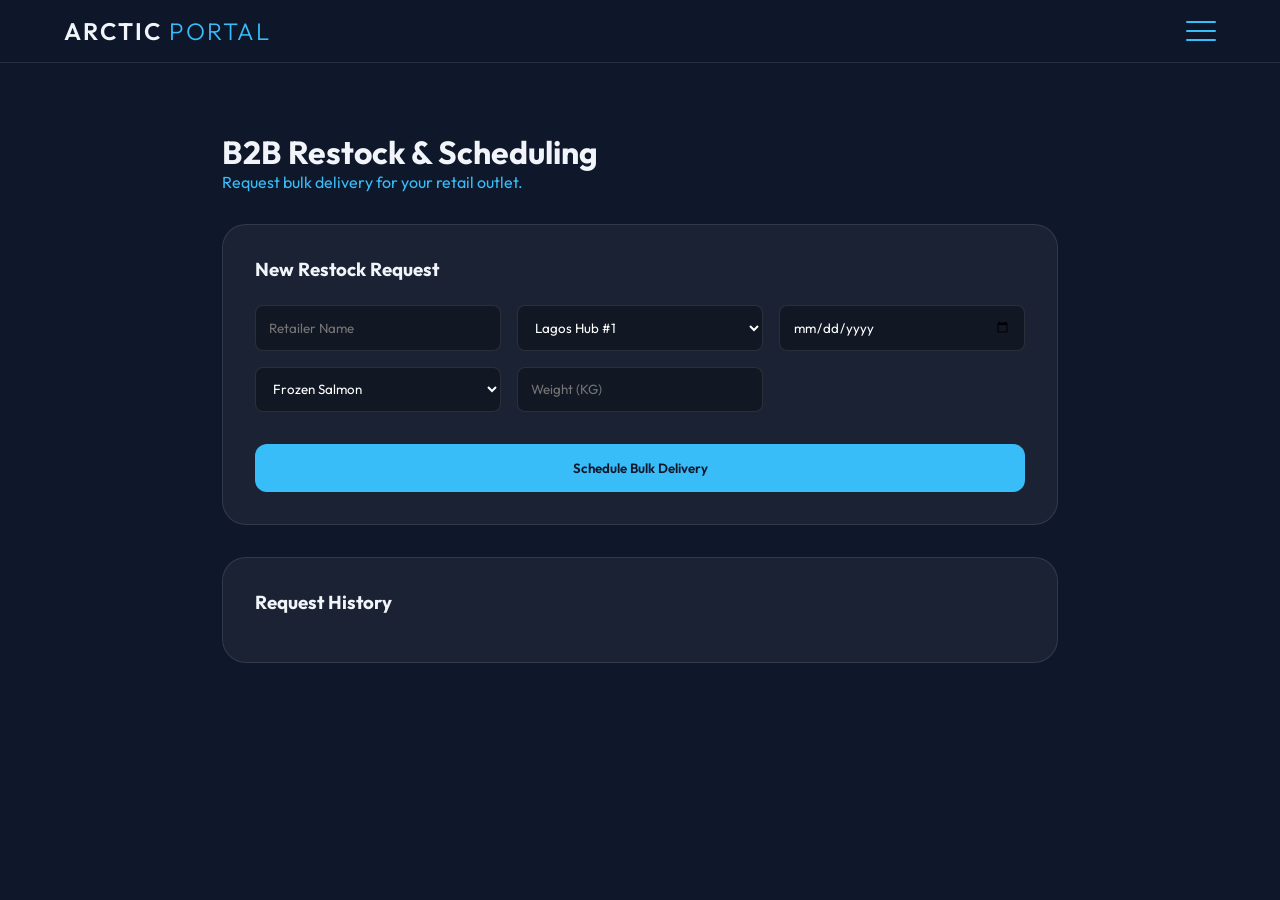
<file: frontend/seller.html>
<!DOCTYPE html>
<html lang="en">
<head>
    <meta charset="UTF-8">
    <meta name="viewport" content="width=device-width, initial-scale=1.0">
    <title>Sub-Seller Portal | Arctic Logistics</title>
    <link rel="stylesheet" href="style.css">
    <link href="https://fonts.googleapis.com/css2?family=Outfit:wght@300;400;600&display=swap" rel="stylesheet">
    <style>
        body { padding-top: 100px; }
        .seller-container {
            max-width: 900px;
            margin: 0 auto;
            padding: 2rem;
        }
        .restock-card {
            background: var(--frost);
            border: 1px solid var(--frost-border);
            border-radius: 24px;
            padding: 2rem;
            margin-bottom: 2rem;
        }
        .input-row {
            display: grid;
            grid-template-columns: 1fr 1fr 1fr;
            gap: 1rem;
            margin-bottom: 1rem;
        }
        input, select {
            background: rgba(0,0,0,0.3);
            border: 1px solid var(--frost-border);
            color: white;
            padding: 0.8rem;
            border-radius: 8px;
            outline: none;
        }
    </style>
</head>
<body>
    <nav>
        <div class="nav-left">
            <div class="logo">ARCTIC <span>PORTAL</span></div>
        </div>
        <div class="hamburger" onclick="toggleMenu()">
            <span></span>
            <span></span>
            <span></span>
        </div>
    </nav>

    <div class="nav-drawer">
        <a href="/"><span>01</span> ❄️ Storefront</a>
        <a href="/admin.html"><span>02</span> 🛠️ Admin Panel</a>
        <a href="/monitor.html"><span>03</span> 🚛 Dispatch Monitor</a>
        <a href="/seller.html"><span>04</span> 🏢 Sub-Seller Portal</a>
    </div>

    <script src="nav.js"></script>

    <div class="seller-container">
        <h1>B2B Restock & Scheduling</h1>
        <p style="color: var(--ice); margin-bottom: 2rem;">Request bulk delivery for your retail outlet.</p>

        <div class="restock-card">
            <h3>New Restock Request</h3>
            <div style="margin-top: 1.5rem;">
                <div class="input-row">
                    <input type="text" id="seller-name" placeholder="Retailer Name">
                    <select id="warehouse-id">
                        <option value="1">Lagos Hub #1</option>
                        <option value="2">Abuja Hub #1</option>
                    </select>
                    <input type="date" id="schedule-date">
                </div>
                <div id="items-container">
                    <div class="input-row">
                        <select class="item-id">
                            <option value="1">Frozen Salmon</option>
                            <option value="2">Chicken Breasts</option>
                            <option value="3">Mixed Berries</option>
                        </select>
                        <input type="number" class="item-kg" placeholder="Weight (KG)">
                    </div>
                </div>
                <button class="add-btn" onclick="submitRequest()">Schedule Bulk Delivery</button>
            </div>
        </div>

        <div class="restock-card">
            <h3>Request History</h3>
            <div id="request-list" style="margin-top: 1rem;">
                <!-- Requests injected here -->
            </div>
        </div>
    </div>

    <script>
        async function submitRequest() {
            const data = {
                seller_name: document.getElementById('seller-name').value,
                warehouse_id: parseInt(document.getElementById('warehouse-id').value),
                scheduled_date: document.getElementById('schedule-date').value,
                items: [{
                    product_id: parseInt(document.querySelector('.item-id').value),
                    kg: parseFloat(document.querySelector('.item-kg').value)
                }]
            };

            const res = await fetch('http://localhost:8000/restock-request', {
                method: 'POST',
                headers: { 'Content-Type': 'application/json' },
                body: JSON.stringify(data)
            });
            const result = await res.json();
            if (result.status === 'success') {
                alert('Delivery scheduled! Our logistics team will contact you.');
                fetchRequests();
            }
        }

        async function fetchRequests() {
            const res = await fetch('http://localhost:8000/admin/restock-requests');
            const requests = await res.json();
            const list = document.getElementById('request-list');
            list.innerHTML = requests.map(r => `
                <div style="padding: 1rem; border-bottom: 1px solid var(--frost-border); display: flex; justify-content: space-between;">
                    <span>${r.scheduled_date} - ${r.seller_name}</span>
                    <span style="color: var(--ice)">${r.status.toUpperCase()}</span>
                </div>
            `).join('');
        }
        fetchRequests();
    </script>
</body>
</html>
</file>
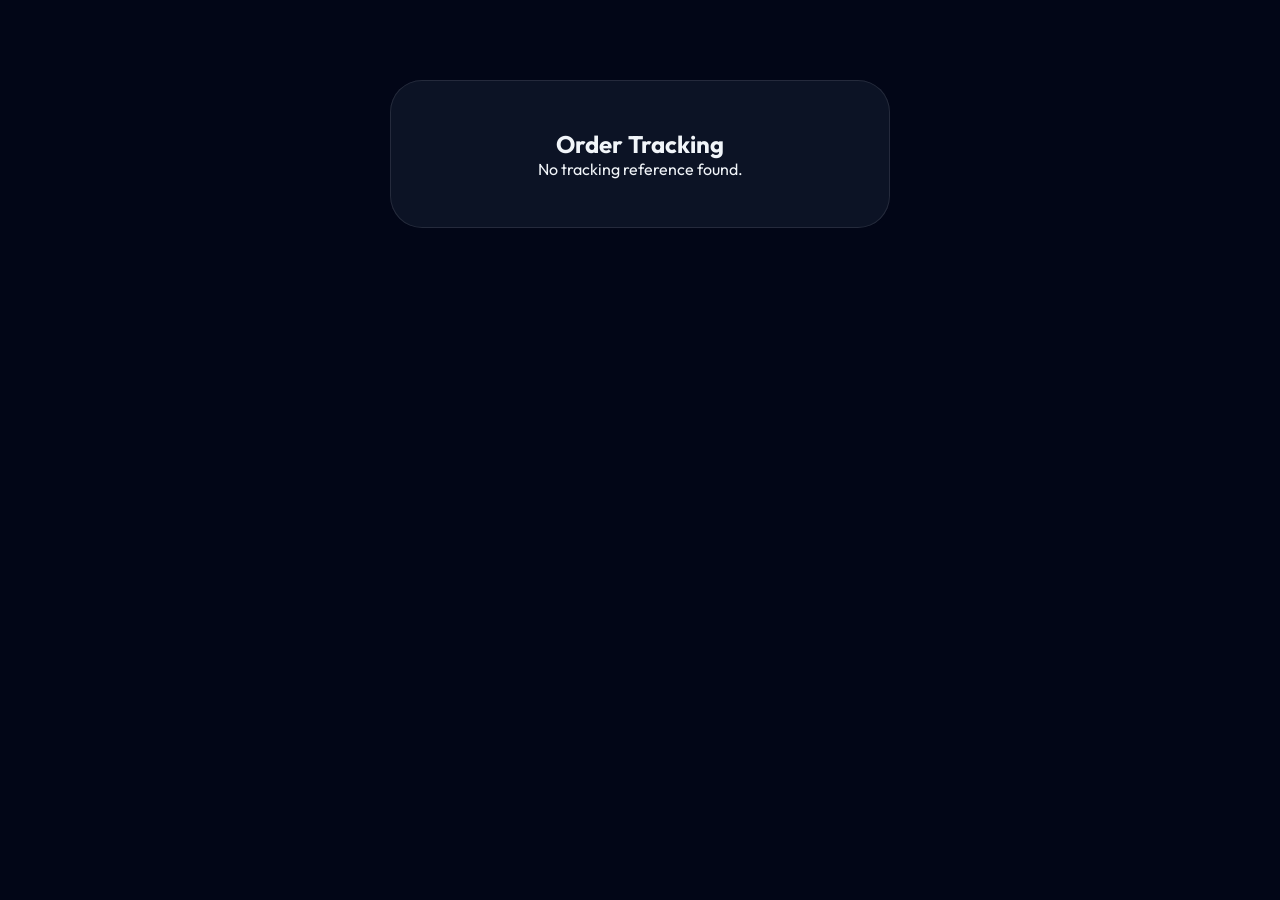
<file: frontend/track.html>
<!DOCTYPE html>
<html lang="en">
<head>
    <meta charset="UTF-8">
    <meta name="viewport" content="width=device-width, initial-scale=1.0">
    <title>Track Order | Arctic Logistics</title>
    <link rel="stylesheet" href="style.css">
    <link href="https://fonts.googleapis.com/css2?family=Outfit:wght@300;400;600&display=swap" rel="stylesheet">
    <style>
        body { padding: 5rem 1rem; background: #020617; }
        .track-box {
            max-width: 500px;
            margin: 0 auto;
            background: rgba(15, 23, 42, 0.8);
            backdrop-filter: blur(20px);
            border-radius: 32px;
            padding: 3rem;
            border: 1px solid rgba(255, 255, 255, 0.1);
            text-align: center;
        }
        .status-pill {
            display: inline-block;
            padding: 0.5rem 1.5rem;
            background: var(--ice);
            color: #0f172a;
            border-radius: 50px;
            font-weight: 700;
            margin: 1.5rem 0;
            text-transform: uppercase;
        }
        .courier-card {
            margin-top: 2rem;
            padding: 1.5rem;
            background: rgba(255,255,255,0.05);
            border-radius: 20px;
            border: 1px solid rgba(255,255,255,0.1);
        }
        .call-btn {
            display: inline-flex;
            align-items: center;
            gap: 0.8rem;
            background: #10b981;
            color: white;
            padding: 1rem 2rem;
            border-radius: 50px;
            text-decoration: none;
            font-weight: 600;
            margin-top: 1rem;
            transition: 0.3s;
        }
        .call-btn:hover { transform: scale(1.05); box-shadow: 0 10px 20px rgba(16, 185, 129, 0.3); }
    </style>
</head>
<body>
    <div class="track-box">
        <h2>Order <span>Tracking</span></h2>
        <div id="loading">Syncing with Arctic Satellite...</div>
        <div id="content" style="display: none;">
            <p id="tx-ref-display" style="font-size: 0.8rem; color: #64748b;"></p>
            <div id="status" class="status-pill"></div>

            <div id="pin-area" style="display: none; margin-top: 1rem;">
                <p style="font-size: 0.75rem; color: #94a3b8; margin-bottom: 0.25rem; text-transform: uppercase; letter-spacing: 1px;">Share Delivery PIN with Rider</p>
                <div id="pin-badge" class="pin-badge">----</div>
            </div>

            <!-- Chowdeck Timeline -->
            <div class="timeline" id="tracking-timeline" style="margin-top: 2.5rem;">
                <div class="timeline-step" id="step-received">
                    <div class="timeline-step-title">Order Received</div>
                    <div class="timeline-step-desc">Awaiting store confirmation</div>
                </div>
                <div class="timeline-step" id="step-preparing">
                    <div class="timeline-step-title">Preparing Order</div>
                    <div class="timeline-step-desc" id="prep-desc">Packaging cold-chain items</div>
                </div>
                <div class="timeline-step" id="step-pickup">
                    <div class="timeline-step-title">Awaiting Pickup</div>
                    <div class="timeline-step-desc">Rider dispatched to warehouse</div>
                </div>
                <div class="timeline-step" id="step-transit">
                    <div class="timeline-step-title">In Transit</div>
                    <div class="timeline-step-desc">Rider delivering to your address</div>
                </div>
                <div class="timeline-step" id="step-delivered">
                    <div class="timeline-step-title">Delivered</div>
                    <div class="timeline-step-desc">Enjoy your fresh frozen package!</div>
                </div>
            </div>
            
            <div id="courier-area" style="display: none; margin-top: 2rem;">
                <div class="courier-card">
                    <p style="font-size: 0.8rem; color: #94a3b8; margin-bottom: 0.5rem;">ASSIGNED COURIER</p>
                    <h3 id="courier-name"></h3>
                    <a id="call-link" href="#" class="call-btn">
                        📞 Call Courier
                    </a>
                </div>
            </div>

            <!-- Review System -->
            <div id="review-area" style="display: none; margin-top: 2rem;">
                <div class="courier-card" style="border-color: var(--ice);">
                    <h3 style="margin-bottom: 1rem;">Rate Your <span>Delivery</span></h3>
                    <div id="star-rating" style="font-size: 2rem; cursor: pointer; margin-bottom: 1rem;">
                        <span onclick="setRating(1)">☆</span>
                        <span onclick="setRating(2)">☆</span>
                        <span onclick="setRating(3)">☆</span>
                        <span onclick="setRating(4)">☆</span>
                        <span onclick="setRating(5)">☆</span>
                    </div>
                    <textarea id="review-comment" placeholder="Any feedback for the courier?" style="width: 100%; background: rgba(0,0,0,0.3); color: white; border: 1px solid var(--frost-border); border-radius: 12px; padding: 1rem; margin-bottom: 1rem;"></textarea>
                    <button class="add-btn" style="width: 100%;" onclick="submitReview()">Send Feedback</button>
                </div>
            </div>
        </div>
    </div>

    <script>
        const urlParams = new URLSearchParams(window.location.search);
        const txRef = urlParams.get('ref');

        async function pollStatus() {
            if (!txRef) {
                document.getElementById('loading').textContent = "No tracking reference found.";
                return;
            }

            try {
                const res = await fetch(`http://localhost:8000/track-order/${txRef}`);
                const data = await res.json();
                
                document.getElementById('loading').style.display = 'none';
                document.getElementById('content').style.display = 'block';
                document.getElementById('tx-ref-display').textContent = `REF: ${txRef}`;
                document.getElementById('status').textContent = data.status.toUpperCase();
                document.getElementById('status').style.background = data.status === 'delivered' ? '#10b981' : 'var(--ice)';

                if (data.courier) {
                    document.getElementById('courier-area').style.display = 'block';
                    document.getElementById('courier-name').textContent = data.courier.name;
                    document.getElementById('call-link').href = `tel:${data.courier.phone}`;
                }

                // --- Delivery PIN Display ---
                if (data.delivery_pin && data.status !== 'delivered' && data.status !== 'rejected') {
                    document.getElementById('pin-area').style.display = 'block';
                    document.getElementById('pin-badge').textContent = data.delivery_pin;
                } else {
                    document.getElementById('pin-area').style.display = 'none';
                }

                // --- Timeline Updates ---
                const steps = ['received', 'preparing', 'awaiting_pickup', 'claimed', 'in_transit', 'delivered'];
                const currentStatus = data.status;
                const currentIndex = steps.indexOf(currentStatus);

                document.querySelectorAll('.timeline-step').forEach(el => {
                    el.classList.remove('active', 'completed');
                });

                if (currentStatus === 'rejected') {
                    document.getElementById('tracking-timeline').style.display = 'none';
                    document.getElementById('status').style.background = '#ef4444';
                    document.getElementById('status').textContent = `REJECTED: ${data.rejection_reason || 'Store Limit'}`;
                } else {
                    document.getElementById('tracking-timeline').style.display = 'block';

                    // Step 1: received
                    const stepRec = document.getElementById('step-received');
                    if (currentIndex >= 0) {
                        if (currentIndex === 0) stepRec.classList.add('active');
                        else stepRec.classList.add('completed');
                    }

                    // Step 2: preparing
                    const stepPrep = document.getElementById('step-preparing');
                    const prepDesc = document.getElementById('prep-desc');
                    if (currentIndex >= 1) {
                        if (currentIndex === 1) {
                            stepPrep.classList.add('active');
                            if (data.preparation_duration) {
                                prepDesc.textContent = `Packaging items • Est. Time: ${data.preparation_duration} mins`;
                            }
                        } else {
                            stepPrep.classList.add('completed');
                        }
                    }

                    // Step 3: awaiting pickup or claimed
                    const stepPickup = document.getElementById('step-pickup');
                    if (currentIndex >= 2) {
                        if (currentIndex === 2 || currentStatus === 'claimed') {
                            stepPickup.classList.add('active');
                        } else {
                            stepPickup.classList.add('completed');
                        }
                    }

                    // Step 4: in transit
                    const stepTransit = document.getElementById('step-transit');
                    if (currentIndex >= 4) {
                        if (currentIndex === 4) stepTransit.classList.add('active');
                        else stepTransit.classList.add('completed');
                    }

                    // Step 5: delivered
                    const stepDel = document.getElementById('step-delivered');
                    if (currentIndex >= 5) {
                        stepDel.classList.add('completed');
                    }
                }

                // --- Product Protection: Visual Proof ---
                const content = document.getElementById('content');
                let proofHTML = '';
                if (data.proof_pickup || data.proof_delivery) {
                    proofHTML = `
                        <div class="courier-card" style="text-align: left; background: rgba(16, 185, 129, 0.05); margin-top: 1rem;">
                            <p style="font-size: 0.7rem; color: #10b981; margin-bottom: 0.5rem; font-weight: bold;">🛡️ PRODUCT INTEGRITY VERIFIED</p>
                            <div style="display: flex; gap: 10px; overflow-x: auto; padding-bottom: 10px;">
                                ${data.proof_pickup ? `
                                    <div style="min-width: 120px;">
                                        <img src="${data.proof_pickup}" style="width: 100%; height: 100px; object-fit: cover; border-radius: 12px; border: 1px solid var(--frost-border);">
                                        <p style="font-size: 0.6rem; margin-top: 4px; color: #94a3b8;">Frozen Pickup</p>
                                    </div>
                                ` : ''}
                                ${data.proof_delivery ? `
                                    <div style="min-width: 120px;">
                                        <img src="${data.proof_delivery}" style="width: 100%; height: 100px; object-fit: cover; border-radius: 12px; border: 1px solid var(--frost-border);">
                                        <p style="font-size: 0.6rem; margin-top: 4px; color: #94a3b8;">Safe Delivery</p>
                                    </div>
                                ` : ''}
                            </div>
                        </div>
                    `;
                }

                // --- Product Protection: Telemetry ---
                let telemetryHTML = '';
                if (data.telemetry && data.telemetry.length > 0) {
                    const latest = data.telemetry[0];
                    telemetryHTML = `
                        <div class="courier-card" style="margin-top: 1rem; border-color: rgba(56, 189, 248, 0.3);">
                            <div style="display: flex; justify-content: space-between; align-items: center; margin-bottom: 0.5rem;">
                                <p style="font-size: 0.7rem; color: var(--ice); font-weight: bold;">❄️ ARCTIC-CHAIN™ TELEMETRY</p>
                                <span style="font-size: 0.7rem; color: #10b981; animation: pulse 2s infinite;">● LIVE</span>
                            </div>
                            <h2 style="font-size: 2.5rem; margin: 0.5rem 0;">${latest.temp.toFixed(1)}°C</h2>
                            <p style="font-size: 0.8rem; color: #94a3b8;">Status: <span style="color: #10b981;">Optimal Frost</span></p>
                        </div>
                    `;
                }

                // Inject dynamic content (preserving status and courier)
                const dynamicSection = document.getElementById('dynamic-protection') || document.createElement('div');
                dynamicSection.id = 'dynamic-protection';
                dynamicSection.innerHTML = proofHTML + telemetryHTML;
                if (!document.getElementById('dynamic-protection')) {
                    document.getElementById('courier-area').before(dynamicSection);
                }

                if (data.status === 'delivered') {
                    document.getElementById('review-area').style.display = 'block';
                }
            } catch (err) {
                console.error("Tracking sync failed", err);
            }
        }

        let currentRating = 0;
        function setRating(r) {
            currentRating = r;
            const stars = document.getElementById('star-rating').children;
            for (let i = 0; i < 5; i++) {
                stars[i].innerHTML = i < r ? '★' : '☆';
                stars[i].style.color = i < r ? 'var(--ice)' : 'white';
            }
        }

        async function submitReview() {
            if (currentRating === 0) { alert("Please select a star rating"); return; }
            const data = {
                tx_ref: txRef,
                rating: currentRating,
                comment: document.getElementById('review-comment').value
            };

            const res = await fetch('http://localhost:8000/submit-review', {
                method: 'POST',
                headers: { 'Content-Type': 'application/json' },
                body: JSON.stringify(data)
            });

            if (res.ok) {
                document.getElementById('review-area').innerHTML = "<h3>Thank you for your feedback! ❄️</h3>";
            }
        }

        setInterval(pollStatus, 3000);
        pollStatus();
    </script>
</body>
</html>
</file>
<file: frontend/style.css>
:root {
    --bg: #0f172a;
    --ice: #38bdf8;
    --frost: rgba(255, 255, 255, 0.05);
    --frost-border: rgba(255, 255, 255, 0.1);
    --text: #f1f5f9;
}

* {
    margin: 0;
    padding: 0;
    box-sizing: border-box;
    font-family: 'Outfit', sans-serif;
}

body {
    background-color: var(--bg);
    color: var(--text);
    overflow-x: hidden;
    min-height: 100vh;
}

.glass-bg {
    position: fixed;
    top: 0;
    left: 0;
    width: 100%;
    height: 100%;
    background: linear-gradient(rgba(15, 23, 42, 0.8), rgba(15, 23, 42, 0.9)), url('assets/hero.jpg');
    background-size: cover;
    background-position: center;
    z-index: -1;
}

nav {
    position: fixed;
    top: 0;
    left: 0;
    width: 100%;
    z-index: 2000;
    background: rgba(15, 23, 42, 0.7);
    backdrop-filter: blur(15px);
    border-bottom: 1px solid var(--frost-border);
    padding: 1rem 5%;
    display: flex;
    justify-content: space-between;
    align-items: center;
}

.nav-left {
    display: flex;
    align-items: center;
    gap: 2rem;
}

.logo {
    font-size: 1.5rem;
    font-weight: 600;
    letter-spacing: 2px;
}

.logo span {
    color: var(--ice);
    font-weight: 300;
}

.city-picker select {
    background: rgba(255, 255, 255, 0.05);
    border: 1px solid var(--frost-border);
    color: white;
    padding: 0.5rem 1rem;
    border-radius: 8px;
    outline: none;
    cursor: pointer;
}

/* --- Premium Hamburger & Drawer --- */
.hamburger {
    width: 30px;
    height: 20px;
    display: flex;
    flex-direction: column;
    justify-content: space-between;
    cursor: pointer;
    z-index: 3001;
    transition: 0.4s;
}

.hamburger span {
    width: 100%;
    height: 2px;
    background: var(--ice);
    border-radius: 2px;
    transition: 0.4s;
}

.hamburger.active span:nth-child(1) { transform: translateY(9px) rotate(45deg); }
.hamburger.active span:nth-child(2) { opacity: 0; }
.hamburger.active span:nth-child(3) { transform: translateY(-9px) rotate(-45deg); }

.nav-drawer {
    position: fixed;
    top: 0;
    right: -100%;
    width: 350px;
    height: 100vh;
    background: rgba(15, 23, 42, 0.8);
    backdrop-filter: blur(40px);
    z-index: 2500;
    padding: 6rem 3rem;
    transition: 0.6s cubic-bezier(0.4, 0, 0.2, 1);
    border-left: 1px solid var(--frost-border);
    display: flex;
    flex-direction: column;
    gap: 2rem;
}

.nav-drawer.active {
    right: 0;
    box-shadow: -20px 0 60px rgba(0,0,0,0.5);
}

.nav-drawer a {
    color: white;
    text-decoration: none;
    font-size: 1.5rem;
    font-weight: 600;
    transition: 0.3s;
    display: flex;
    align-items: center;
    gap: 1rem;
}

.nav-drawer a:hover {
    color: var(--ice);
    transform: translateX(10px);
}

.nav-drawer a span {
    font-size: 0.8rem;
    color: var(--ice);
    text-transform: uppercase;
    letter-spacing: 2px;
}

header {
    text-align: center;
    padding: 6rem 5% 4rem;
}

header h1 {
    font-size: 4rem;
    font-weight: 600;
    line-height: 1.1;
    margin-bottom: 1.5rem;
}

header h1 span {
    background: linear-gradient(90deg, #38bdf8, #818cf8);
    -webkit-background-clip: text;
    -webkit-text-fill-color: transparent;
}

.section-title {
    text-align: center;
    font-size: 2rem;
    margin: 3rem 0 2rem;
    font-weight: 600;
}

.section-title span {
    color: var(--ice);
}

.package-grid {
    display: grid;
    grid-template-columns: repeat(auto-fit, minmax(350px, 1fr));
    gap: 2rem;
    padding: 0 5%;
    max-width: 1400px;
    margin: 0 auto 4rem;
}

.package-card {
    background: linear-gradient(135deg, rgba(56, 189, 248, 0.1), rgba(255, 255, 255, 0.05));
    border: 1px solid var(--ice);
    border-radius: 24px;
    padding: 2rem;
    position: relative;
    overflow: hidden;
    transition: 0.4s;
    box-shadow: 0 0 30px rgba(56, 189, 248, 0.1);
}

.package-card:hover {
    transform: scale(1.02);
    box-shadow: 0 0 50px rgba(56, 189, 248, 0.2);
}

.package-card h3 {
    font-size: 1.8rem;
    margin-bottom: 1rem;
    color: var(--ice);
}

.package-badge {
    position: absolute;
    top: 1rem;
    right: 1rem;
    background: var(--ice);
    color: var(--bg);
    padding: 0.3rem 0.8rem;
    border-radius: 50px;
    font-weight: 600;
    font-size: 0.8rem;
}

.media-container {
    position: relative;
    width: 100%;
    height: 180px;
    border-radius: 16px;
    overflow: hidden;
    margin-bottom: 1.5rem;
    border: 1px solid var(--frost-border);
}

.product-img, .product-video {
    position: absolute;
    top: 0;
    left: 0;
    width: 100%;
    height: 100%;
    object-fit: cover;
    transition: 0.5s;
}

.product-video {
    opacity: 0;
}

.media-container:hover .product-video {
    opacity: 1;
}

.product-card {
    background: var(--frost);
    border: 1px solid var(--frost-border);
    border-radius: 24px;
    padding: 1.5rem;
    transition: all 0.4s cubic-bezier(0.4, 0, 0.2, 1);
    position: relative;
    overflow: hidden;
}

.product-card:hover {
    transform: translateY(-10px);
    border-color: var(--ice);
    background: rgba(255, 255, 255, 0.08);
}

.product-card h3 {
    font-size: 1.4rem;
    margin-bottom: 0.5rem;
}

.price-tag {
    color: var(--ice);
    font-weight: 600;
    font-size: 1.2rem;
    margin-bottom: 1rem;
}

.weight-selector {
    display: flex;
    align-items: center;
    gap: 1rem;
    margin-top: 1.5rem;
}

.weight-selector input {
    width: 80px;
    background: rgba(0, 0, 0, 0.2);
    border: 1px solid var(--frost-border);
    color: white;
    padding: 0.5rem;
    border-radius: 8px;
    text-align: center;
}

.add-btn {
    width: 100%;
    margin-top: 1rem;
    padding: 1rem;
    background: var(--ice);
    color: var(--bg);
    border: none;
    border-radius: 12px;
    font-weight: 600;
    cursor: pointer;
    transition: 0.3s;
}

.add-btn:hover {
    filter: brightness(1.1);
    box-shadow: 0 0 20px rgba(56, 189, 248, 0.4);
}

.stock-indicator {
    position: absolute;
    top: 1rem;
    right: 1rem;
    font-size: 0.8rem;
    padding: 0.2rem 0.6rem;
    border-radius: 20px;
    background: rgba(56, 189, 248, 0.1);
    color: var(--ice);
}

.stock-indicator.low-stock {
    background: rgba(239, 68, 68, 0.1);
    color: #ef4444;
    border: 1px solid rgba(239, 68, 68, 0.3);
}

/* Animations */
@keyframes fadeIn {
    from { opacity: 0; transform: translateY(20px); }
    to { opacity: 1; transform: translateY(0); }
}

.hidden {
    display: none !important;
}

#cart-drawer {
    position: fixed;
    bottom: 2rem;
    right: 2rem;
    width: 350px;
    background: var(--frost);
    backdrop-filter: blur(20px);
    border: 1px solid var(--frost-border);
    border-radius: 24px;
    padding: 2rem;
    z-index: 1000;
    box-shadow: 0 20px 40px rgba(0,0,0,0.4);
    animation: fadeIn 0.4s ease;
}

.cart-footer {
    margin-top: 2rem;
    border-top: 1px solid var(--frost-border);
    padding-top: 1rem;
}

.featured-badge {
    position: absolute;
    top: 15px;
    left: 15px;
    background: linear-gradient(45deg, #0ea5e9, #38bdf8);
    color: #020617;
    padding: 0.3rem 0.8rem;
    border-radius: 50px;
    font-size: 0.7rem;
    font-weight: 800;
    z-index: 10;
    box-shadow: 0 0 15px rgba(56, 189, 248, 0.5);
    letter-spacing: 1px;
}

/* --- Chowdeck Custom Logistics UI --- */

/* Online/offline toggle styling */
.status-toggle-container {
    display: flex;
    align-items: center;
    gap: 1rem;
    background: var(--frost);
    border: 1px solid var(--frost-border);
    padding: 0.8rem 1.5rem;
    border-radius: 50px;
    backdrop-filter: blur(10px);
}
.toggle-switch {
    position: relative;
    display: inline-block;
    width: 50px;
    height: 26px;
}
.toggle-switch input {
    opacity: 0;
    width: 0;
    height: 0;
}
.slider {
    position: absolute;
    cursor: pointer;
    top: 0;
    left: 0;
    right: 0;
    bottom: 0;
    background-color: #475569;
    transition: .4s;
    border-radius: 34px;
}
.slider:before {
    position: absolute;
    content: "";
    height: 18px;
    width: 18px;
    left: 4px;
    bottom: 4px;
    background-color: white;
    transition: .4s;
    border-radius: 50%;
}
input:checked + .slider {
    background-color: #10b981;
    box-shadow: 0 0 10px rgba(16, 185, 129, 0.4);
}
input:checked + .slider:before {
    transform: translateX(24px);
}

/* Wallet Dashboard Widget */
.wallet-card {
    background: linear-gradient(135deg, rgba(56, 189, 248, 0.1), rgba(255,255,255,0.02));
    border: 1px solid var(--frost-border);
    border-radius: 24px;
    padding: 2rem;
    margin-bottom: 2rem;
    box-shadow: 0 15px 30px rgba(0, 0, 0, 0.2);
}
.wallet-balance {
    font-size: 2.5rem;
    font-weight: 600;
    color: var(--ice);
    margin: 0.5rem 0;
}
.wallet-stats {
    display: flex;
    justify-content: space-between;
    border-top: 1px solid var(--frost-border);
    padding-top: 1rem;
    margin-top: 1rem;
    font-size: 0.85rem;
    color: #94a3b8;
}

/* Tracking Timeline */
.timeline {
    margin: 2rem 0;
    position: relative;
    padding-left: 2rem;
}
.timeline::before {
    content: '';
    position: absolute;
    left: 7px;
    top: 0;
    bottom: 0;
    width: 2px;
    background: var(--frost-border);
}
.timeline-step {
    position: relative;
    margin-bottom: 2rem;
    text-align: left;
}
.timeline-step::before {
    content: '';
    position: absolute;
    left: -2rem;
    top: 5px;
    width: 16px;
    height: 16px;
    border-radius: 50%;
    background: #475569;
    border: 3px solid var(--bg);
    z-index: 2;
}
.timeline-step.active::before {
    background: var(--ice);
    box-shadow: 0 0 10px var(--ice);
}
.timeline-step.completed::before {
    background: #10b981;
    box-shadow: 0 0 10px #10b981;
}
.timeline-step.completed {
    color: #94a3b8;
}
.timeline-step-title {
    font-weight: 600;
    font-size: 1rem;
}
.timeline-step-desc {
    font-size: 0.8rem;
    color: #64748b;
}
.timeline-step.active .timeline-step-desc {
    color: var(--ice);
}

/* PIN Display Badge */
.pin-badge {
    display: inline-block;
    font-size: 2rem;
    font-weight: 700;
    letter-spacing: 0.5rem;
    background: rgba(56, 189, 248, 0.1);
    border: 2px dashed var(--ice);
    padding: 0.5rem 1.5rem;
    border-radius: 12px;
    color: var(--ice);
    margin: 1rem 0;
}

/* Accept/Reject/Preparing badges */
.accept-badge {
    background: rgba(16, 185, 129, 0.1);
    color: #10b981;
    padding: 0.3rem 0.8rem;
    border-radius: 50px;
    font-size: 0.7rem;
    text-transform: uppercase;
    font-weight: bold;
}
.preparing-badge {
    background: rgba(245, 158, 11, 0.1);
    color: #f59e0b;
    padding: 0.3rem 0.8rem;
    border-radius: 50px;
    font-size: 0.7rem;
    text-transform: uppercase;
    font-weight: bold;
}
.status-badge.received {
    background: rgba(56, 189, 248, 0.1);
    color: var(--ice);
}
.status-badge.preparing {
    background: rgba(245, 158, 11, 0.1);
    color: #f59e0b;
}
.status-badge.awaiting_pickup {
    background: rgba(167, 139, 250, 0.1);
    color: #a78bfa;
}
.status-badge.claimed {
    background: rgba(236, 72, 153, 0.1);
    color: #ec4899;
}
.status-badge.in_transit {
    background: rgba(56, 189, 248, 0.1);
    color: var(--ice);
}
.status-badge.delivered {
    background: rgba(16, 185, 129, 0.1);
    color: #10b981;
}
.status-badge.rejected {
    background: rgba(239, 68, 68, 0.1);
    color: #ef4444;
}
</file>
